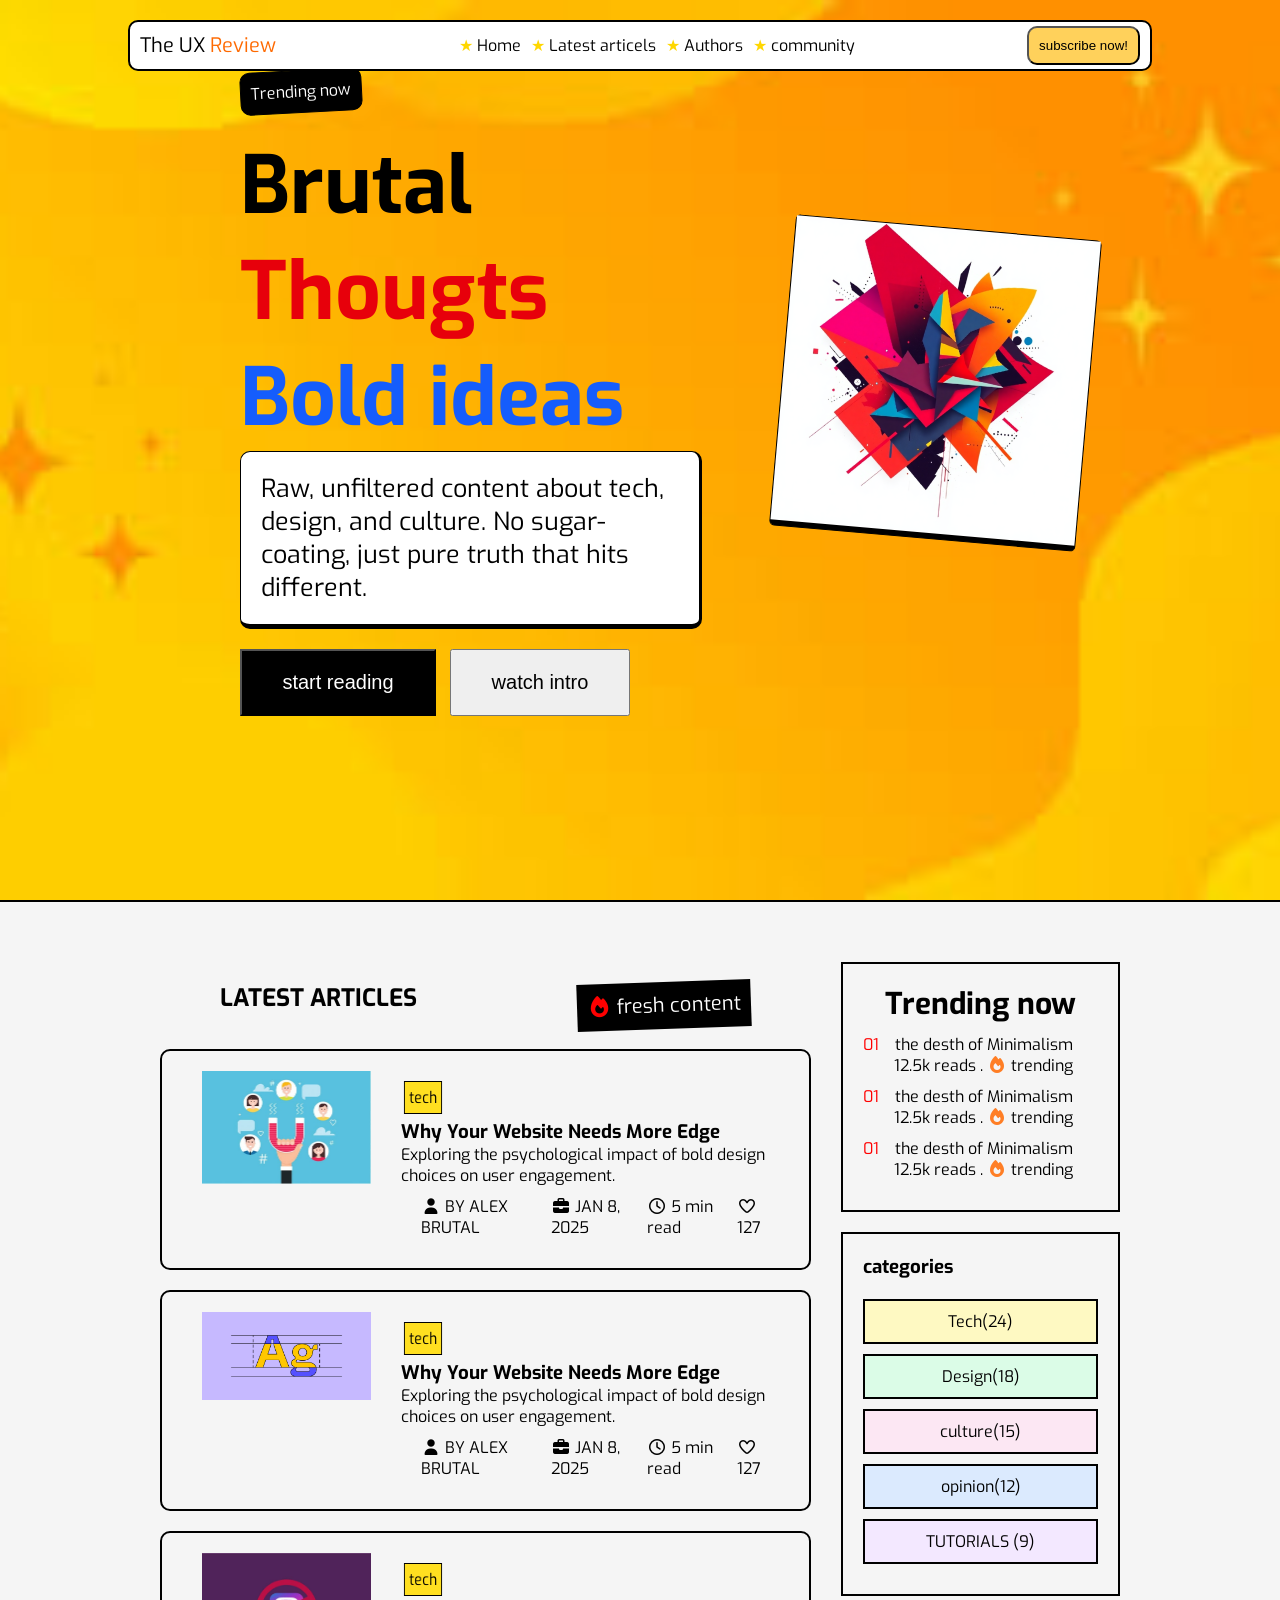
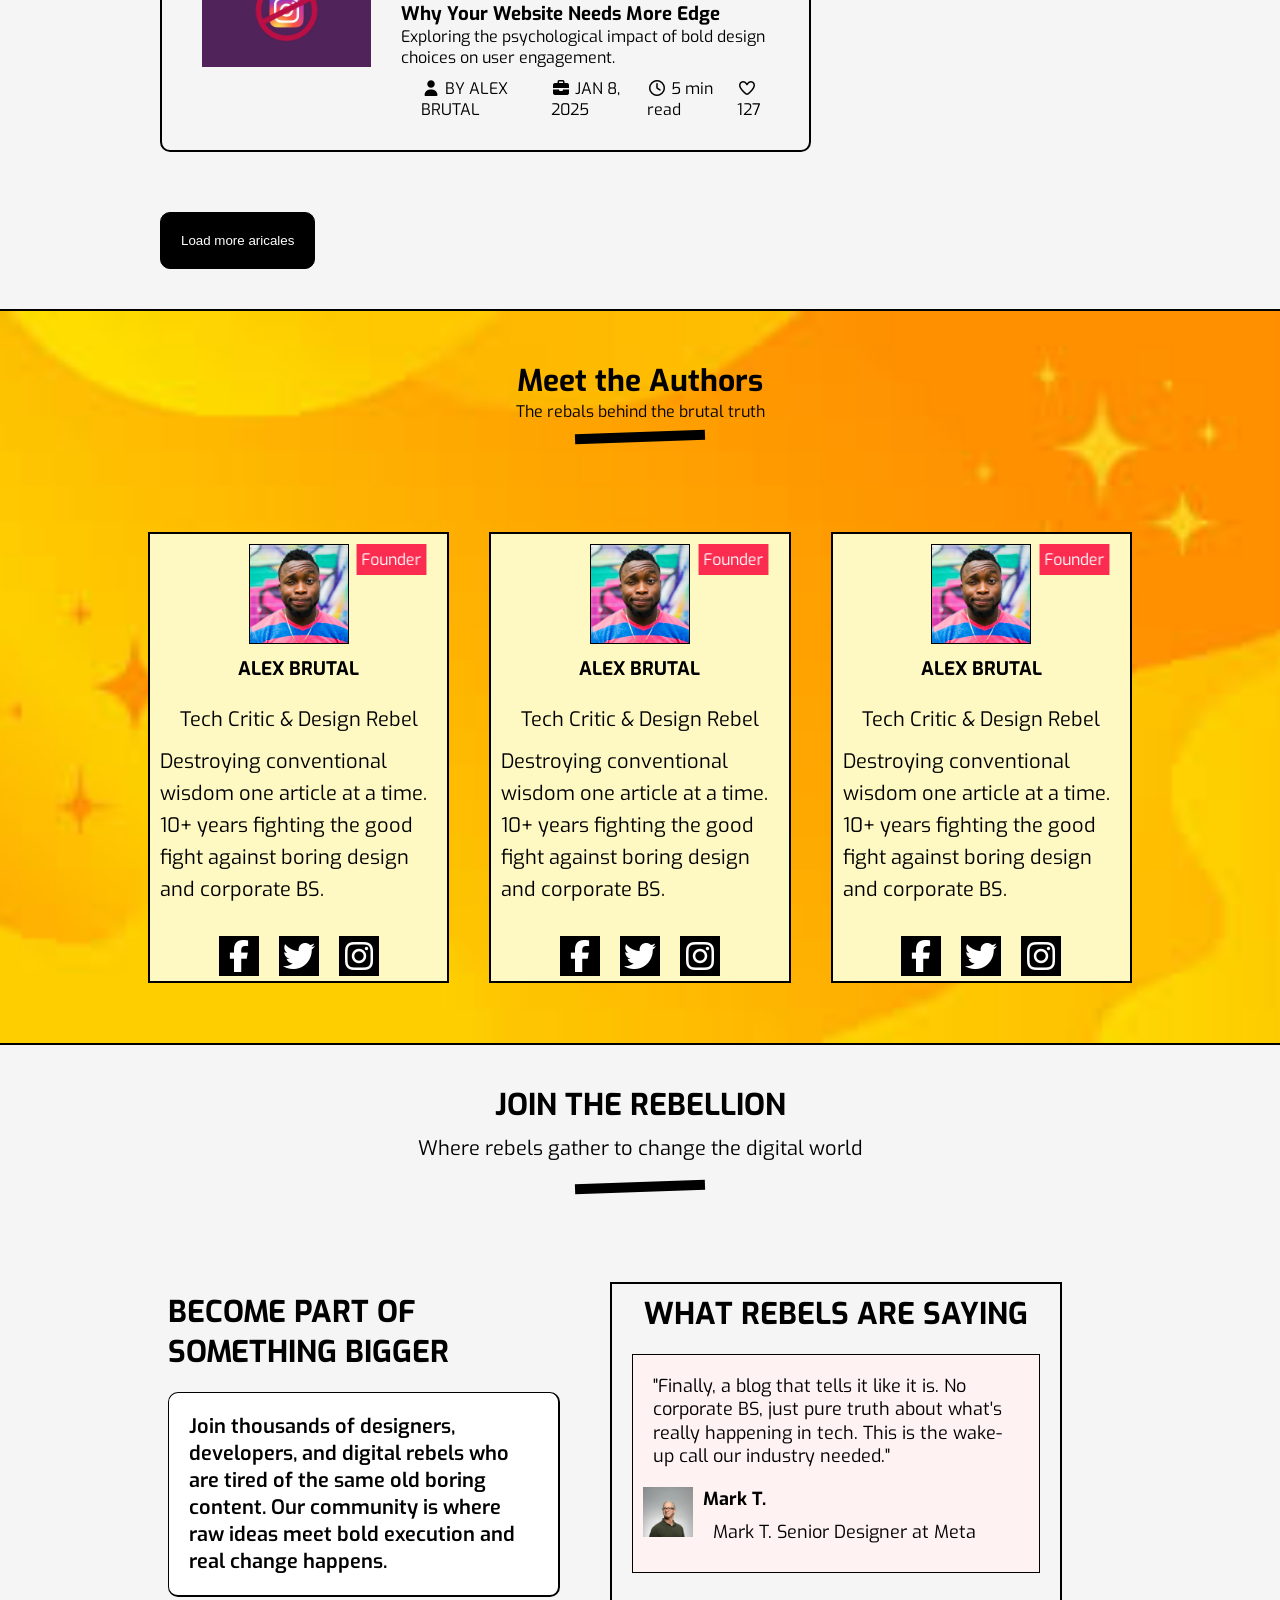
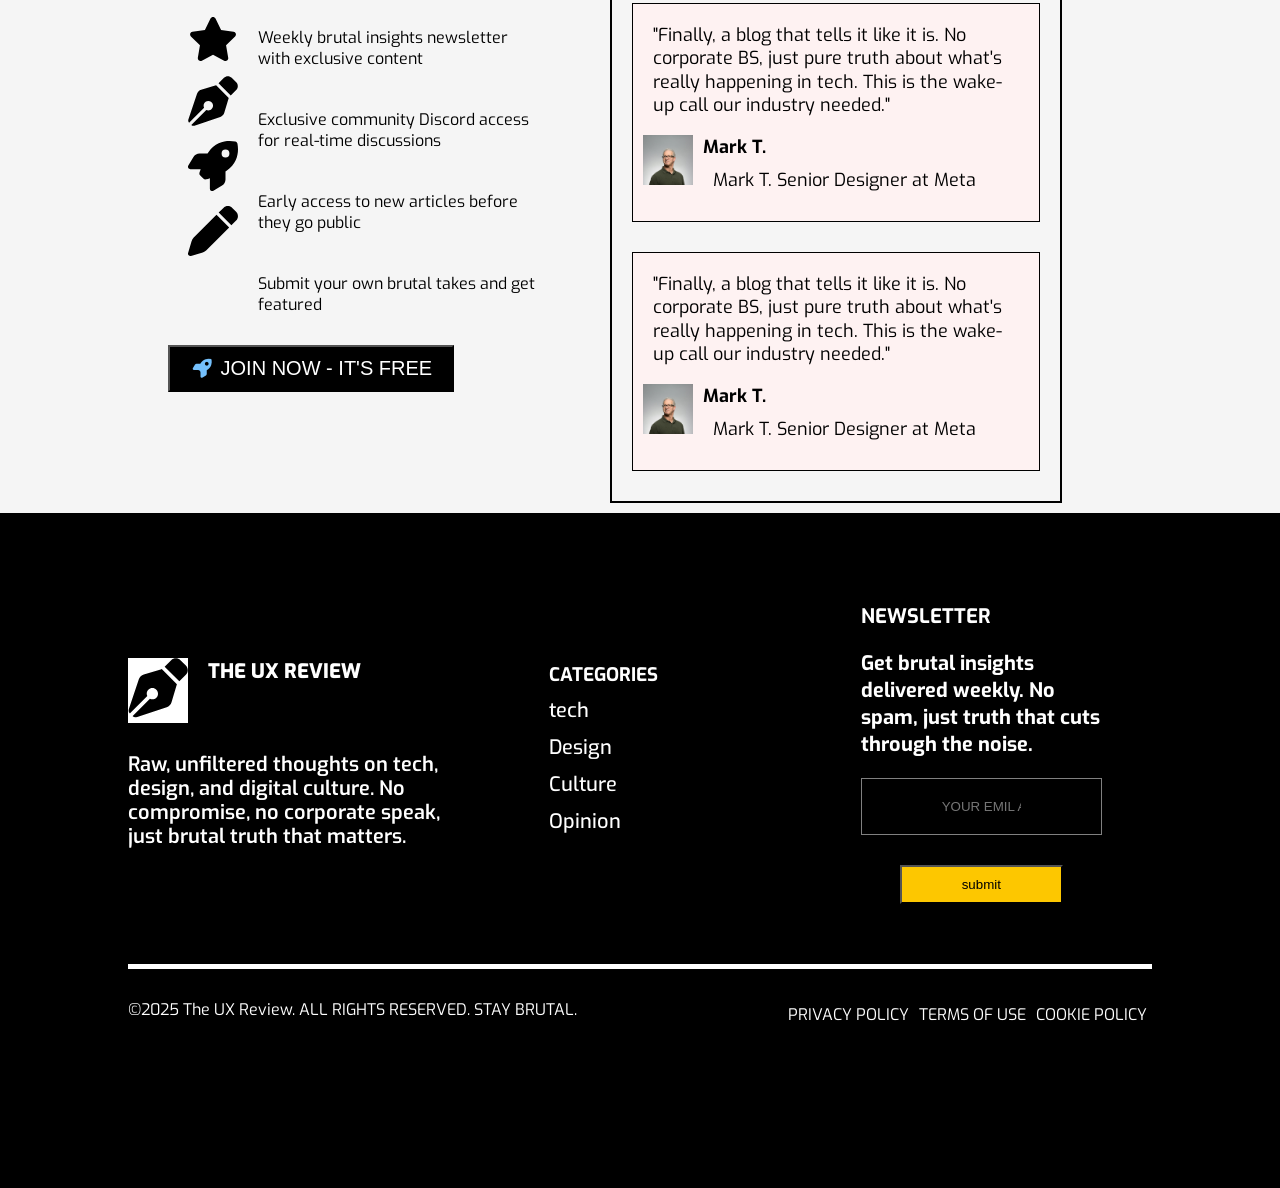
<file: index.html>
<!DOCTYPE html>
<html lang="en">

<head>
    <meta charset="UTF-8">
    <meta name="viewport" content="width=device-width, initial-scale=1.0">
    <title>the ux review</title>
    <link rel="stylesheet" href="./css/all.min.css">
    <link rel="stylesheet" href="./css/style.css">
   
   
    <link rel="preconnect" href="https://fonts.googleapis.com">
    <link rel="preconnect" href="https://fonts.gstatic.com" crossorigin>
    <link href="https://fonts.googleapis.com/css2?family=Exo:ital,wght@0,100..900;1,100..900&display=swap"
        rel="stylesheet">
</head>

<body>

    <div class="container">
        <div class="nav-bar">

            <div class="nav-bar-content">
                <div class="nav-bar-heading">The UX
                    <span class="rev-nav">Review</span>
                </div>
                <div class="links">
                    <ul>
                        <li>Home</li>
                        <li>Latest articels</li>
                        <li>Authors</li>
                        <li>community</li>
                    </ul>
                </div>
                <div>
                    <button>subscribe now!</button>
                </div>
            </div>








        </div>
    </div>

    <div class="start-section" id="start">
        <div class="container flex-start">
            <div class="start-content">
                <div class="inner">
                    <div class="trending">
                        <span>Trending now</span>
                    </div>
                    <h2> <span class="h2-1">Brutal</span><br><span class="h2-2"> Thougts</span> <br><span
                            class="h2-3">Bold ideas</span> </h2>
                    <div class="start-talk">
                        <p>Raw, unfiltered content about tech, design, and culture. No sugar-coating, just pure truth
                            that hits different.</p>
                    </div>
                    <button class="bl-but">start reading</button>
                    <button>watch intro</button>


                </div>
            </div>
            <div class="start-section-img">
                <div class="inner">
                    <div class="start-img">
                        <img src="./images/imgi_1_e7c75b833c-f09fa794a4e1fbd04b1e.png" alt="flower">
                    </div>
                </div>

            </div>
        </div>
    </div>

    <div class="articles" id="art">
        <div class="container">

            <div class="content">





                <!-- LEFT SIDE -->
                <div class="left">
                    <div class="article-heading">
                        <h2>LATEST ARTICLES</h2>
                        <div class="fresh-content">
                            <i class="fa-solid fa-fire" style="color:red"></i>
                            <span>fresh content</span>
                        </div>
                    </div>

                    <div class="inner">
                        <div class="article">
                            <div class="art-img">
                                <img src="./images/imgi_2_user-engagement-2-DFdiyblT.jpg">
                            </div>

                            <div class="art-content">

                                <div class="tech">
                                    <span>tech</span>
                                </div>

                                <h3>Why Your Website Needs More Edge</h3>

                                <p>
                                    Exploring the psychological impact of bold design choices
                                    on user engagement.
                                </p>

                                <div class="icons">

                                    <div class="icon-first">
                                        <i class="fa-solid fa-user"></i>
                                        <span>BY ALEX BRUTAL</span>
                                    </div>

                                    <div class="icon-first">
                                        <i class="fa-solid fa-briefcase"></i>
                                        <span>JAN 8, 2025</span>
                                    </div>

                                    <div class="icon-first">
                                        <i class="fa-regular fa-clock"></i>
                                        <span>5 min read</span>
                                    </div>

                                    <div class="icon-first">
                                        <i class="fa-regular fa-heart"></i>
                                        <span>127</span>
                                    </div>

                                </div>

                            </div>

                        </div>
                        <div class="article">

                            <div class="art-img">
                                <img src="./images/imgi_3_guide-to-typography-CNuK3VDW.avif">
                            </div>

                            <div class="art-content">

                                <div class="tech">
                                    <span>tech</span>
                                </div>

                                <h3>Why Your Website Needs More Edge</h3>

                                <p>
                                    Exploring the psychological impact of bold design choices
                                    on user engagement.
                                </p>

                                <div class="icons">

                                    <div class="icon-first">
                                        <i class="fa-solid fa-user"></i>
                                        <span>BY ALEX BRUTAL</span>
                                    </div>

                                    <div class="icon-first">
                                        <i class="fa-solid fa-briefcase"></i>
                                        <span>JAN 8, 2025</span>
                                    </div>

                                    <div class="icon-first">
                                        <i class="fa-regular fa-clock"></i>
                                        <span>5 min read</span>
                                    </div>

                                    <div class="icon-first">
                                        <i class="fa-regular fa-heart"></i>
                                        <span>127</span>
                                    </div>

                                </div>

                            </div>

                        </div>
                        <div class="article">

                            <div class="art-img">
                                <img src="./images/imgi_4_anti-instagram-Bn9b8TEi.jpg">
                            </div>

                            <div class="art-content">

                                <div class="tech">
                                    <span>tech</span>
                                </div>

                                <h3>Why Your Website Needs More Edge</h3>

                                <p>
                                    Exploring the psychological impact of bold design choices
                                    on user engagement.
                                </p>

                                <div class="icons">

                                    <div class="icon-first">
                                        <i class="fa-solid fa-user"></i>
                                        <span>BY ALEX BRUTAL</span>
                                    </div>

                                    <div class="icon-first">
                                        <i class="fa-solid fa-briefcase"></i>
                                        <span>JAN 8, 2025</span>
                                    </div>

                                    <div class="icon-first">
                                        <i class="fa-regular fa-clock"></i>
                                        <span>5 min read</span>
                                    </div>

                                    <div class="icon-first">
                                        <i class="fa-regular fa-heart"></i>
                                        <span>127</span>
                                    </div>

                                </div>

                            </div>
                        </div>

                        <button class="load-more">Load more aricales</button>


                    </div>

                </div>



                <div class="right">
                    <div class="trending-side">
                        <h3>Trending now</h3>
                        <div class="trend-state">
                            <div class="trend-number">
                                01
                            </div>
                            <div class="trend-status">
                                <p>the desth of Minimalism</p>
                                <span>12.5k reads .</span>
                                <span><i class="fa-solid fa-fire" style="color: #FF7E25;"></i></span>
                                <span>trending</span>
                            </div>

                        </div>
                        <div class="trend-state">
                            <div class="trend-number">
                                01
                            </div>
                            <div class="trend-status">
                                <p>the desth of Minimalism</p>
                                <span>12.5k reads .</span>
                                <span><i class="fa-solid fa-fire" style="color: #FF7E25;"></i></span>
                                <span>trending</span>
                            </div>

                        </div>
                        <div class="trend-state">
                            <div class="trend-number">
                                01
                            </div>
                            <div class="trend-status">
                                <p>the desth of Minimalism</p>
                                <span>12.5k reads .</span>
                                <span><i class="fa-solid fa-fire" style="color: #FF7E25;"></i></span>
                                <span>trending</span>
                            </div>

                        </div>

                    </div>

                    <div class="categories">
                        <h3>categories</h3>
                        <div class="cat first">
                            <span>Tech(24)</span>
                        </div>
                        <div class="cat second">
                            <span>Design(18)</span>
                        </div>
                        <div class="cat third">
                            <span>culture(15)</span>
                        </div>
                        <div class="cat fourth">
                            <span>opinion(12)</span>
                        </div>
                        <div class="cat fifith">
                            <span>TUTORIALS (9)</span>
                        </div>
                    </div>









                </div>
            </div>
        </div>
    </div>

    <div class="Authors">
        <div class="author-heading container">
            <h2>Meet the Authors</h2>
            <p>The rebals behind the brutal truth</p>
            <div class="line"></div>
        </div>
            <div class="container flex-author">
                   <div class="Author">
                <div class="inner-test">

                    <div class="author-img">
                        <img src="./images/avatar-1.jpg" alt="first-person">
                    </div>
                    <div class="pos">
                        <p>Founder</p>
                    </div>

                    <div class="auth-content">
                        <h3>ALEX BRUTAL</h3>
                        <p class="sub-header">Tech Critic & Design Rebel</p>
                        <p>Destroying conventional wisdom one article at a time. 10+ years fighting the good fight against boring design and corporate BS.</p>

                    </div>

                    <div class="social">
                        <div class="face">
                            <img src="./images/facebook-f-brands-solid-full.png" alt="face">
                        </div>
                        <div class="twitter">
                            <img src="./images/twitter-brands-solid-full.png" alt="twitter">
                        </div>
                        <div class="insta">
                            <img src="./images/instagram-brands-solid-full.png" alt="insta">
                        </div>
                    </div>



                </div>
            </div>

              <div class="Author">
                <div class="inner-test">

                    <div class="author-img">
                        <img src="./images/avatar-1.jpg" alt="first-person">
                    </div>
                    <div class="pos">
                        <p>Founder</p>
                    </div>

                    <div class="auth-content">
                        <h3>ALEX BRUTAL</h3>
                        <p class="sub-header">Tech Critic & Design Rebel</p>
                        <p>Destroying conventional wisdom one article at a time. 10+ years fighting the good fight against boring design and corporate BS.</p>

                    </div>

                    <div class="social">
                        <div class="face">
                            <img src="./images/facebook-f-brands-solid-full.png" alt="face">
                        </div>
                        <div class="twitter">
                            <img src="./images/twitter-brands-solid-full.png" alt="twitter">
                        </div>
                        <div class="insta">
                            <img src="./images/instagram-brands-solid-full.png" alt="insta">
                        </div>
                    </div>



                </div>
            </div>
              <div class="Author">
                <div class="inner-test">

                    <div class="author-img">
                        <img src="./images/avatar-1.jpg" alt="first-person">
                    </div>
                    <div class="pos">
                        <p>Founder</p>
                    </div>

                    <div class="auth-content">
                        <h3>ALEX BRUTAL</h3>
                        <p class="sub-header">Tech Critic & Design Rebel</p>
                        <p>Destroying conventional wisdom one article at a time. 10+ years fighting the good fight against boring design and corporate BS.</p>

                    </div>

                    <div class="social">
                        <div class="face">
                            <img src="./images/facebook-f-brands-solid-full.png" alt="face">
                        </div>
                        <div class="twitter">
                            <img src="./images/twitter-brands-solid-full.png" alt="twitter">
                        </div>
                        <div class="insta">
                            <img src="./images/instagram-brands-solid-full.png" alt="insta">
                        </div>
                    </div>



                </div>
            </div>


            </div>
            
         



        </div>
    

        <div class="marketing">
        <div class="marketing-heading container">
            <h2>JOIN THE REBELLION</h2>
            <p>Where rebels gather to change the digital world</p>
            <div class="line"></div>
        </div>    
        <div class="container">
            <div class="market-content">

                <div class="market-left">
                    <div class="market-inner">
                        <h3>BECOME PART OF SOMETHING BIGGER</h3>
                    <p>Join thousands of designers, developers, and digital rebels who are tired of the same old boring content. Our community is where raw ideas meet bold execution and real change happens.</p>
                    <div class="to-flex-div">
                             <div class="imgs">
                        <div class="img-one">
                            <img src="./images/download (1).svg" alt="1mg">
                        </div>
                        <div class="img-one">
                            <img src="./images/download (2).svg" alt="1mg">
                        </div>
                         <div class="img-one">
                            <img src="./images/download (3).svg" alt="1mg">
                        </div>
                        <div class="img-one">
                            <img src="./images/download (4).svg" alt="1mg">
                        </div>
                        
                    </div>
                    <div class="img-content">
                        <p>Weekly brutal insights newsletter with exclusive content</p>
                        <p class="p-justify">Exclusive community Discord access for real-time discussions</p>
                        <p class="p-justify">Early access to new articles before they go public</p>
                        <p class="p-justify">Submit your own brutal takes and get featured</p>
                    </div>
                    </div>
                    <div class="forbutton">
                         <button><i class="fa-solid fa-rocket" style="color: rgb(116, 192, 252);"></i>
                    <span>JOIN NOW - IT'S FREE</span>
                    </button>
                    </div>
                   
                    

                    </div>
                    
                </div>


                <div class="market-right">
                    <div class="market-inner for-border">

                        <div class="right-side-heading">
                            <h3>WHAT REBELS ARE SAYING</h3>
                        </div>

                        <div class="testimional">
                            <p>"Finally, a blog that tells it like it is. No corporate BS, just pure truth about what's really happening in tech. This is the wake-up call our industry needed."</p>
                            <div class="person-info">
                                <div class="man-img">
                                    <img src="./images/avatar-2.jpg" alt="person">
                                </div>
                                <div class="person-content">
                                    <h3>Mark T.</h3>
                                    <p>Mark T.
Senior Designer at Meta</p>
                                </div>
                            </div>
                        </div>
                         <div class="testimional">
                            <p>"Finally, a blog that tells it like it is. No corporate BS, just pure truth about what's really happening in tech. This is the wake-up call our industry needed."</p>
                            <div class="person-info">
                                <div class="man-img">
                                    <img src="./images/avatar-2.jpg" alt="person">
                                </div>
                                <div class="person-content">
                                    <h3>Mark T.</h3>
                                    <p>Mark T.
Senior Designer at Meta</p>
                                </div>
                            </div>
                        </div>

                         <div class="testimional">
                            <p>"Finally, a blog that tells it like it is. No corporate BS, just pure truth about what's really happening in tech. This is the wake-up call our industry needed."</p>
                            <div class="person-info">
                                <div class="man-img">
                                    <img src="./images/avatar-2.jpg" alt="person">
                                </div>
                                <div class="person-content">
                                    <h3>Mark T.</h3>
                                    <p>Mark T.
Senior Designer at Meta</p>
                                </div>
                            </div>
                        </div>





                    </div>
                </div>



            </div>
        </div>   
        </div>
  

<div class="footer">
<div class="container">

    <div class="footer-content">

    <div class="first-side">
             <div class="footer-inner">
                   <div class="control-top-side">
                     <div class="img-footer">
                    <img src="./images/download (2).svg" alt="pen">
                </div>
                <h3>THE UX REVIEW</h3>
                </div>
                <p>Raw, unfiltered thoughts on tech, design, and digital culture. No compromise, no corporate speak, just brutal truth that matters.</p>
               
             </div>
                
            </div>
            <div class="second-side">
                <div class="footer-inner">
                    <h3>CATEGORIES</h3>
                <ul>
                    <li><a href="">tech</a></li>
                     <li><a href="">Design</a></li>
                      <li><a href="">Culture</a></li>
                       <li><a href="">Opinion</a></li>
                       <li><a href="TutoRials"></a></li>
                </ul>
                    
                </div>
                
            </div>


<div class="third-side">
    <div class="footer-inner">

   <h3>NEWSLETTER</h3>
    <p>Get brutal insights delivered weekly. No spam, just truth that cuts through the noise.
</p>
<form method="get">
    <input type="email" name="email" placeholder="YOUR EMIL ADDRESS">
    <div class="submit-boutton">
        <button>submit</button>
    </div>
</form>




    </div>
 
</div>

















    </div>
    <div class="last-side">
        <div class="last-content">
            <p>&copy2025 The UX Review. ALL RIGHTS RESERVED. STAY BRUTAL.</p>
        </div>
        <div class="last-links">
            <ul>
                <li>PRIVACY POLICY</li>
                <li>TERMS OF USE</li>
                <li>COOKIE POLICY</li>
            </ul>
        </div>
    </div>







</div>


</div>
   















    








</body>

</html>
</file>
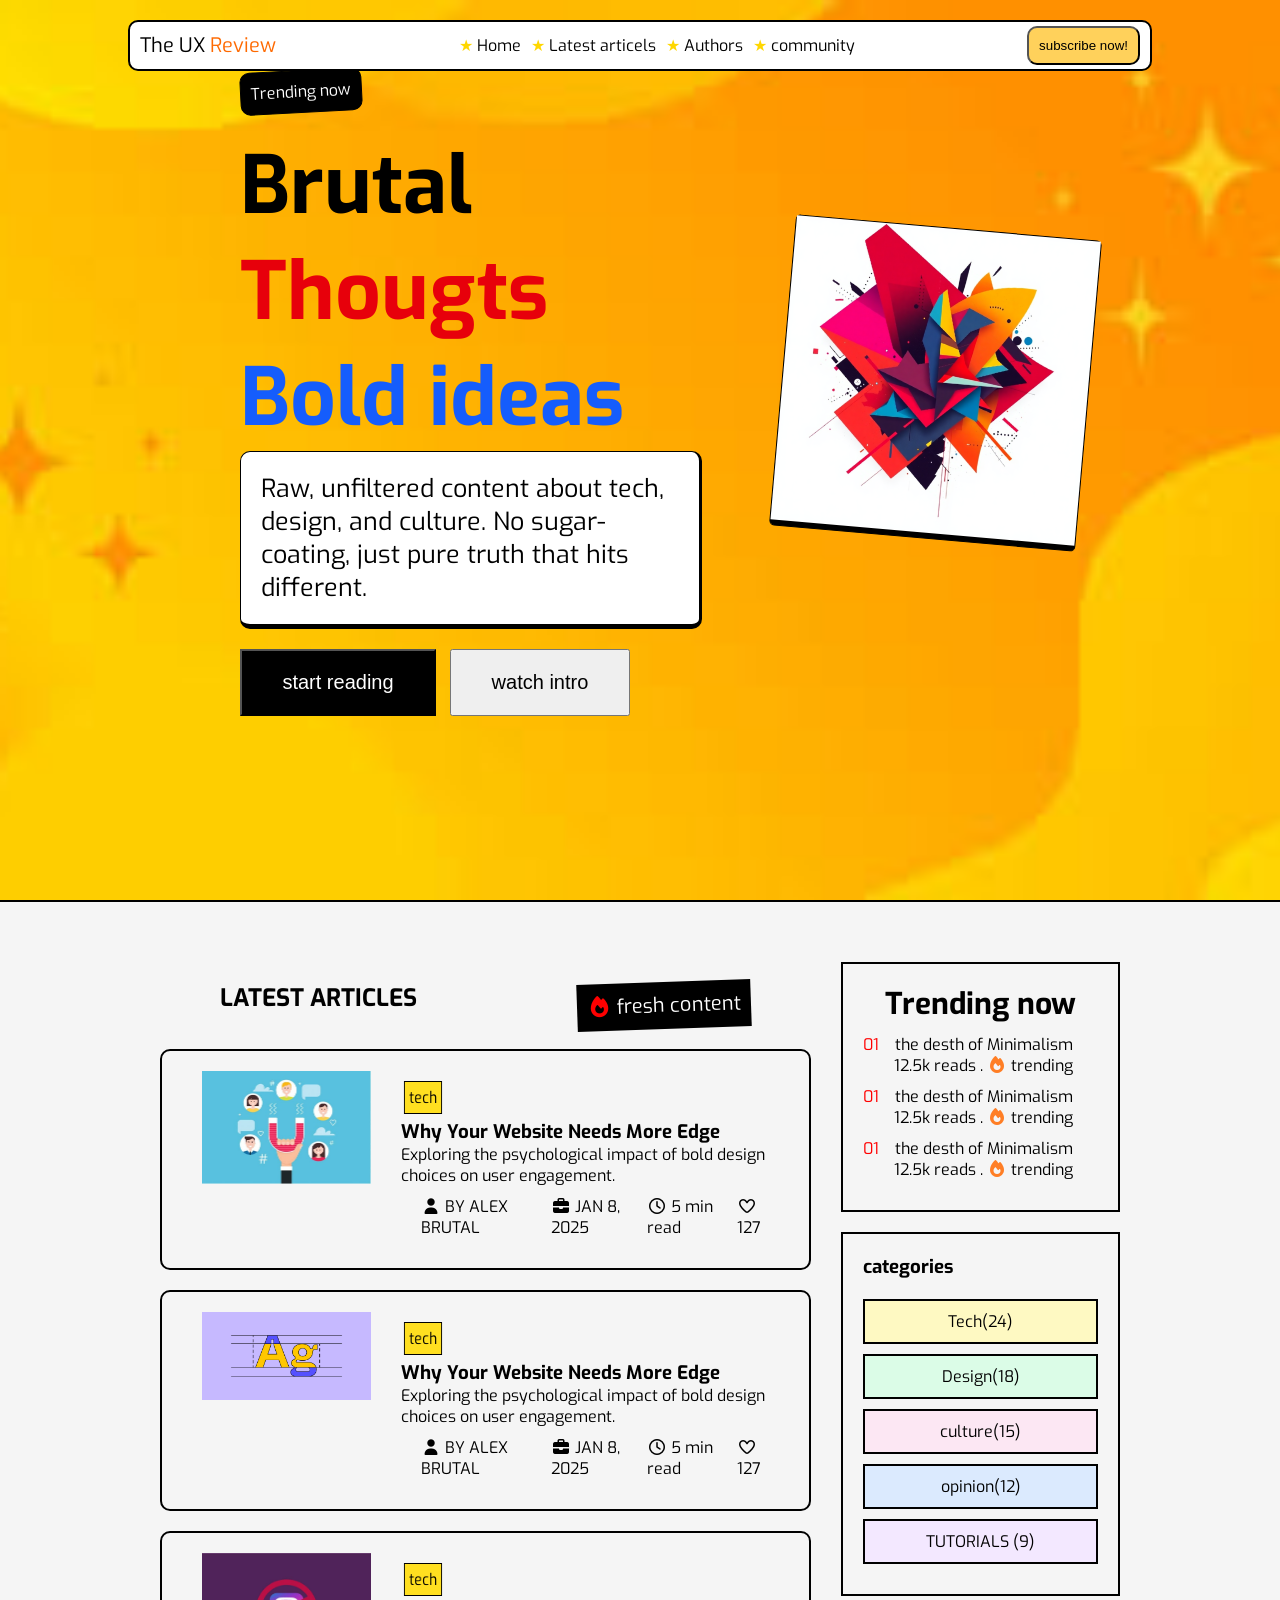
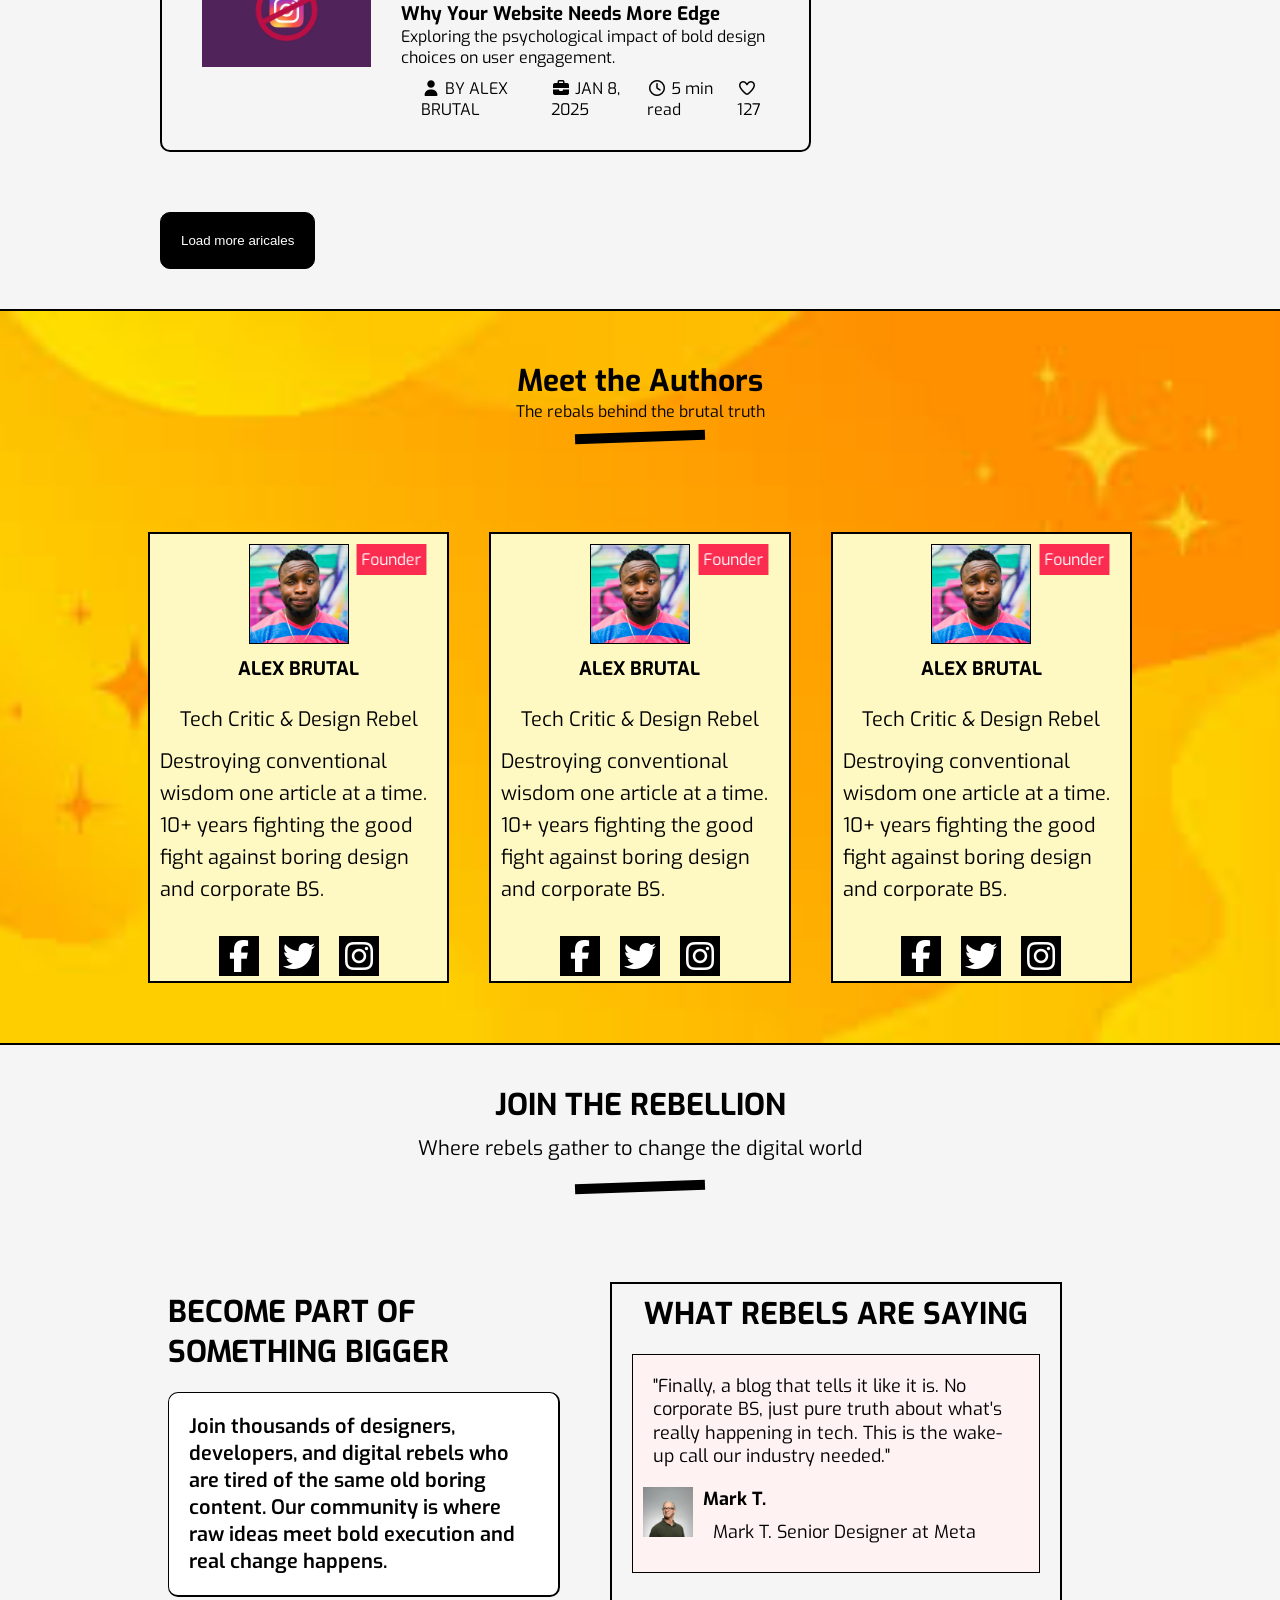
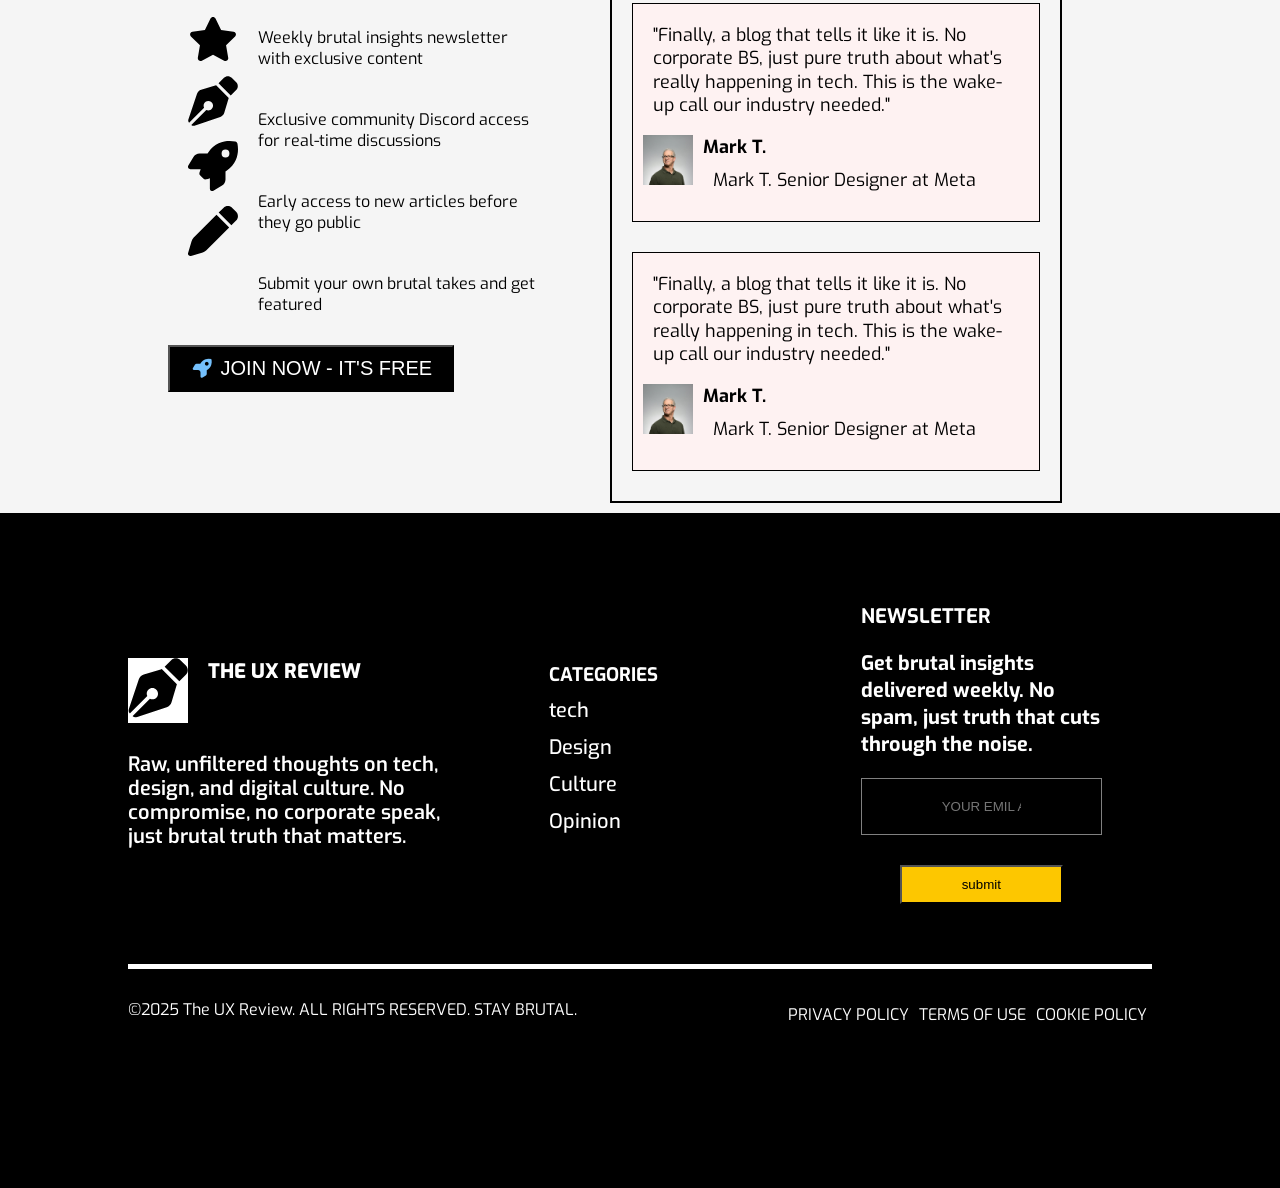
<file: html/index.html>
<!DOCTYPE html>
<html lang="en">

<head>
    <meta charset="UTF-8">
    <meta name="viewport" content="width=device-width, initial-scale=1.0">
    <title>the ux review</title>
    <link rel="stylesheet" href="../css/all.min.css">
    <link rel="stylesheet" href="../css/style.css">
   
   
    <link rel="preconnect" href="https://fonts.googleapis.com">
    <link rel="preconnect" href="https://fonts.gstatic.com" crossorigin>
    <link href="https://fonts.googleapis.com/css2?family=Exo:ital,wght@0,100..900;1,100..900&display=swap"
        rel="stylesheet">
</head>

<body>

    <div class="container">
        <div class="nav-bar">

            <div class="nav-bar-content">
                <div class="nav-bar-heading">The UX
                    <span class="rev-nav">Review</span>
                </div>
                <div class="links">
                    <ul>
                        <li>Home</li>
                        <li>Latest articels</li>
                        <li>Authors</li>
                        <li>community</li>
                    </ul>
                </div>
                <div>
                    <button>subscribe now!</button>
                </div>
            </div>








        </div>
    </div>

    <div class="start-section" id="start">
        <div class="container flex-start">
            <div class="start-content">
                <div class="inner">
                    <div class="trending">
                        <span>Trending now</span>
                    </div>
                    <h2> <span class="h2-1">Brutal</span><br><span class="h2-2"> Thougts</span> <br><span
                            class="h2-3">Bold ideas</span> </h2>
                    <div class="start-talk">
                        <p>Raw, unfiltered content about tech, design, and culture. No sugar-coating, just pure truth
                            that hits different.</p>
                    </div>
                    <button class="bl-but">start reading</button>
                    <button>watch intro</button>


                </div>
            </div>
            <div class="start-section-img">
                <div class="inner">
                    <div class="start-img">
                        <img src="../images/imgi_1_e7c75b833c-f09fa794a4e1fbd04b1e.png" alt="flower">
                    </div>
                </div>

            </div>
        </div>
    </div>

    <div class="articles" id="art">
        <div class="container">

            <div class="content">





                <!-- LEFT SIDE -->
                <div class="left">
                    <div class="article-heading">
                        <h2>LATEST ARTICLES</h2>
                        <div class="fresh-content">
                            <i class="fa-solid fa-fire" style="color:red"></i>
                            <span>fresh content</span>
                        </div>
                    </div>

                    <div class="inner">
                        <div class="article">
                            <div class="art-img">
                                <img src="../images/imgi_2_user-engagement-2-DFdiyblT.jpg">
                            </div>

                            <div class="art-content">

                                <div class="tech">
                                    <span>tech</span>
                                </div>

                                <h3>Why Your Website Needs More Edge</h3>

                                <p>
                                    Exploring the psychological impact of bold design choices
                                    on user engagement.
                                </p>

                                <div class="icons">

                                    <div class="icon-first">
                                        <i class="fa-solid fa-user"></i>
                                        <span>BY ALEX BRUTAL</span>
                                    </div>

                                    <div class="icon-first">
                                        <i class="fa-solid fa-briefcase"></i>
                                        <span>JAN 8, 2025</span>
                                    </div>

                                    <div class="icon-first">
                                        <i class="fa-regular fa-clock"></i>
                                        <span>5 min read</span>
                                    </div>

                                    <div class="icon-first">
                                        <i class="fa-regular fa-heart"></i>
                                        <span>127</span>
                                    </div>

                                </div>

                            </div>

                        </div>
                        <div class="article">

                            <div class="art-img">
                                <img src="../images/imgi_3_guide-to-typography-CNuK3VDW.avif">
                            </div>

                            <div class="art-content">

                                <div class="tech">
                                    <span>tech</span>
                                </div>

                                <h3>Why Your Website Needs More Edge</h3>

                                <p>
                                    Exploring the psychological impact of bold design choices
                                    on user engagement.
                                </p>

                                <div class="icons">

                                    <div class="icon-first">
                                        <i class="fa-solid fa-user"></i>
                                        <span>BY ALEX BRUTAL</span>
                                    </div>

                                    <div class="icon-first">
                                        <i class="fa-solid fa-briefcase"></i>
                                        <span>JAN 8, 2025</span>
                                    </div>

                                    <div class="icon-first">
                                        <i class="fa-regular fa-clock"></i>
                                        <span>5 min read</span>
                                    </div>

                                    <div class="icon-first">
                                        <i class="fa-regular fa-heart"></i>
                                        <span>127</span>
                                    </div>

                                </div>

                            </div>

                        </div>
                        <div class="article">

                            <div class="art-img">
                                <img src="../images/imgi_4_anti-instagram-Bn9b8TEi.jpg">
                            </div>

                            <div class="art-content">

                                <div class="tech">
                                    <span>tech</span>
                                </div>

                                <h3>Why Your Website Needs More Edge</h3>

                                <p>
                                    Exploring the psychological impact of bold design choices
                                    on user engagement.
                                </p>

                                <div class="icons">

                                    <div class="icon-first">
                                        <i class="fa-solid fa-user"></i>
                                        <span>BY ALEX BRUTAL</span>
                                    </div>

                                    <div class="icon-first">
                                        <i class="fa-solid fa-briefcase"></i>
                                        <span>JAN 8, 2025</span>
                                    </div>

                                    <div class="icon-first">
                                        <i class="fa-regular fa-clock"></i>
                                        <span>5 min read</span>
                                    </div>

                                    <div class="icon-first">
                                        <i class="fa-regular fa-heart"></i>
                                        <span>127</span>
                                    </div>

                                </div>

                            </div>
                        </div>

                        <button class="load-more">Load more aricales</button>


                    </div>

                </div>



                <div class="right">
                    <div class="trending-side">
                        <h3>Trending now</h3>
                        <div class="trend-state">
                            <div class="trend-number">
                                01
                            </div>
                            <div class="trend-status">
                                <p>the desth of Minimalism</p>
                                <span>12.5k reads .</span>
                                <span><i class="fa-solid fa-fire" style="color: #FF7E25;"></i></span>
                                <span>trending</span>
                            </div>

                        </div>
                        <div class="trend-state">
                            <div class="trend-number">
                                01
                            </div>
                            <div class="trend-status">
                                <p>the desth of Minimalism</p>
                                <span>12.5k reads .</span>
                                <span><i class="fa-solid fa-fire" style="color: #FF7E25;"></i></span>
                                <span>trending</span>
                            </div>

                        </div>
                        <div class="trend-state">
                            <div class="trend-number">
                                01
                            </div>
                            <div class="trend-status">
                                <p>the desth of Minimalism</p>
                                <span>12.5k reads .</span>
                                <span><i class="fa-solid fa-fire" style="color: #FF7E25;"></i></span>
                                <span>trending</span>
                            </div>

                        </div>

                    </div>

                    <div class="categories">
                        <h3>categories</h3>
                        <div class="cat first">
                            <span>Tech(24)</span>
                        </div>
                        <div class="cat second">
                            <span>Design(18)</span>
                        </div>
                        <div class="cat third">
                            <span>culture(15)</span>
                        </div>
                        <div class="cat fourth">
                            <span>opinion(12)</span>
                        </div>
                        <div class="cat fifith">
                            <span>TUTORIALS (9)</span>
                        </div>
                    </div>









                </div>
            </div>
        </div>
    </div>

    <div class="Authors">
        <div class="author-heading container">
            <h2>Meet the Authors</h2>
            <p>The rebals behind the brutal truth</p>
            <div class="line"></div>
        </div>
            <div class="container flex-author">
                   <div class="Author">
                <div class="inner-test">

                    <div class="author-img">
                        <img src="../images/avatar-1.jpg" alt="first-person">
                    </div>
                    <div class="pos">
                        <p>Founder</p>
                    </div>

                    <div class="auth-content">
                        <h3>ALEX BRUTAL</h3>
                        <p class="sub-header">Tech Critic & Design Rebel</p>
                        <p>Destroying conventional wisdom one article at a time. 10+ years fighting the good fight against boring design and corporate BS.</p>

                    </div>

                    <div class="social">
                        <div class="face">
                            <img src="../images/facebook-f-brands-solid-full.png" alt="face">
                        </div>
                        <div class="twitter">
                            <img src="../images/twitter-brands-solid-full.png" alt="twitter">
                        </div>
                        <div class="insta">
                            <img src="../images/instagram-brands-solid-full.png" alt="insta">
                        </div>
                    </div>



                </div>
            </div>

              <div class="Author">
                <div class="inner-test">

                    <div class="author-img">
                        <img src="../images/avatar-1.jpg" alt="first-person">
                    </div>
                    <div class="pos">
                        <p>Founder</p>
                    </div>

                    <div class="auth-content">
                        <h3>ALEX BRUTAL</h3>
                        <p class="sub-header">Tech Critic & Design Rebel</p>
                        <p>Destroying conventional wisdom one article at a time. 10+ years fighting the good fight against boring design and corporate BS.</p>

                    </div>

                    <div class="social">
                        <div class="face">
                            <img src="../images/facebook-f-brands-solid-full.png" alt="face">
                        </div>
                        <div class="twitter">
                            <img src="../images/twitter-brands-solid-full.png" alt="twitter">
                        </div>
                        <div class="insta">
                            <img src="../images/instagram-brands-solid-full.png" alt="insta">
                        </div>
                    </div>



                </div>
            </div>
              <div class="Author">
                <div class="inner-test">

                    <div class="author-img">
                        <img src="../images/avatar-1.jpg" alt="first-person">
                    </div>
                    <div class="pos">
                        <p>Founder</p>
                    </div>

                    <div class="auth-content">
                        <h3>ALEX BRUTAL</h3>
                        <p class="sub-header">Tech Critic & Design Rebel</p>
                        <p>Destroying conventional wisdom one article at a time. 10+ years fighting the good fight against boring design and corporate BS.</p>

                    </div>

                    <div class="social">
                        <div class="face">
                            <img src="../images/facebook-f-brands-solid-full.png" alt="face">
                        </div>
                        <div class="twitter">
                            <img src="../images/twitter-brands-solid-full.png" alt="twitter">
                        </div>
                        <div class="insta">
                            <img src="../images/instagram-brands-solid-full.png" alt="insta">
                        </div>
                    </div>



                </div>
            </div>


            </div>
            
         



        </div>
    

        <div class="marketing">
        <div class="marketing-heading container">
            <h2>JOIN THE REBELLION</h2>
            <p>Where rebels gather to change the digital world</p>
            <div class="line"></div>
        </div>    
        <div class="container">
            <div class="market-content">

                <div class="market-left">
                    <div class="market-inner">
                        <h3>BECOME PART OF SOMETHING BIGGER</h3>
                    <p>Join thousands of designers, developers, and digital rebels who are tired of the same old boring content. Our community is where raw ideas meet bold execution and real change happens.</p>
                    <div class="to-flex-div">
                             <div class="imgs">
                        <div class="img-one">
                            <img src="../images/download (1).svg" alt="1mg">
                        </div>
                        <div class="img-one">
                            <img src="../images/download (2).svg" alt="1mg">
                        </div>
                         <div class="img-one">
                            <img src="../images/download (3).svg" alt="1mg">
                        </div>
                        <div class="img-one">
                            <img src="../images/download (4).svg" alt="1mg">
                        </div>
                        
                    </div>
                    <div class="img-content">
                        <p>Weekly brutal insights newsletter with exclusive content</p>
                        <p class="p-justify">Exclusive community Discord access for real-time discussions</p>
                        <p class="p-justify">Early access to new articles before they go public</p>
                        <p class="p-justify">Submit your own brutal takes and get featured</p>
                    </div>
                    </div>
                    <div class="forbutton">
                         <button><i class="fa-solid fa-rocket" style="color: rgb(116, 192, 252);"></i>
                    <span>JOIN NOW - IT'S FREE</span>
                    </button>
                    </div>
                   
                    

                    </div>
                    
                </div>


                <div class="market-right">
                    <div class="market-inner for-border">

                        <div class="right-side-heading">
                            <h3>WHAT REBELS ARE SAYING</h3>
                        </div>

                        <div class="testimional">
                            <p>"Finally, a blog that tells it like it is. No corporate BS, just pure truth about what's really happening in tech. This is the wake-up call our industry needed."</p>
                            <div class="person-info">
                                <div class="man-img">
                                    <img src="../images/avatar-2.jpg" alt="person">
                                </div>
                                <div class="person-content">
                                    <h3>Mark T.</h3>
                                    <p>Mark T.
Senior Designer at Meta</p>
                                </div>
                            </div>
                        </div>
                         <div class="testimional">
                            <p>"Finally, a blog that tells it like it is. No corporate BS, just pure truth about what's really happening in tech. This is the wake-up call our industry needed."</p>
                            <div class="person-info">
                                <div class="man-img">
                                    <img src="../images/avatar-2.jpg" alt="person">
                                </div>
                                <div class="person-content">
                                    <h3>Mark T.</h3>
                                    <p>Mark T.
Senior Designer at Meta</p>
                                </div>
                            </div>
                        </div>

                         <div class="testimional">
                            <p>"Finally, a blog that tells it like it is. No corporate BS, just pure truth about what's really happening in tech. This is the wake-up call our industry needed."</p>
                            <div class="person-info">
                                <div class="man-img">
                                    <img src="../images/avatar-2.jpg" alt="person">
                                </div>
                                <div class="person-content">
                                    <h3>Mark T.</h3>
                                    <p>Mark T.
Senior Designer at Meta</p>
                                </div>
                            </div>
                        </div>





                    </div>
                </div>



            </div>
        </div>   
        </div>
  

<div class="footer">
<div class="container">

    <div class="footer-content">

    <div class="first-side">
             <div class="footer-inner">
                   <div class="control-top-side">
                     <div class="img-footer">
                    <img src="../images/download (2).svg" alt="pen">
                </div>
                <h3>THE UX REVIEW</h3>
                </div>
                <p>Raw, unfiltered thoughts on tech, design, and digital culture. No compromise, no corporate speak, just brutal truth that matters.</p>
               
             </div>
                
            </div>
            <div class="second-side">
                <div class="footer-inner">
                    <h3>CATEGORIES</h3>
                <ul>
                    <li><a href="">tech</a></li>
                     <li><a href="">Design</a></li>
                      <li><a href="">Culture</a></li>
                       <li><a href="">Opinion</a></li>
                       <li><a href="TutoRials"></a></li>
                </ul>
                    
                </div>
                
            </div>


<div class="third-side">
    <div class="footer-inner">

   <h3>NEWSLETTER</h3>
    <p>Get brutal insights delivered weekly. No spam, just truth that cuts through the noise.
</p>
<form method="get">
    <input type="email" name="email" placeholder="YOUR EMIL ADDRESS">
    <div class="submit-boutton">
        <button>submit</button>
    </div>
</form>




    </div>
 
</div>

















    </div>
    <div class="last-side">
        <div class="last-content">
            <p>&copy2025 The UX Review. ALL RIGHTS RESERVED. STAY BRUTAL.</p>
        </div>
        <div class="last-links">
            <ul>
                <li>PRIVACY POLICY</li>
                <li>TERMS OF USE</li>
                <li>COOKIE POLICY</li>
            </ul>
        </div>
    </div>







</div>


</div>
   















    








</body>

</html>
</file>
<file: css/style.css>
*{
    padding: 0;
    margin: 0;
    box-sizing: border-box;
}
.container{
    width: 80%;
    margin: 0 auto;
}

.nav-bar{
    position: fixed;
    top:20px;
    width:80%;
    left:50%;
    transform: translateX(-50%);
    background-color: white;
    border: 2px solid black;
    border-radius: 10px;
    z-index: 9999;
    
}

.nav-bar-content{
    display: flex;
    justify-content: space-between;
    align-items: center;
}
.links ul{
    display: flex;
 list-style: none;     
}

.links ul li{
   padding: 5px;
}
.nav-bar li::before{
    content: "★ ";
    color: gold;
}
.nav-bar-content button{
padding: 10px;
background-color: #FFD15B;
color: black;
margin-right: 10px;
border-radius: 10px;
font-weight: 200px;
}



.nav-bar-heading{
padding: 10px;
font-size: 20px;
font-weight: 300px;

}
.rev-nav{
    color: #FE6900;
}

















.start-section{
height: 100vh;


}
.start-content{
    width: 50%;
    padding-left: 50px;
    color: white;
    margin-top: 50px;
}
.trending{
    border: 1px solid black;
    border-radius: 10px;
    width: fit-content;
    padding: 10px;
    background-color: black;
    color: white;
    margin-bottom: 20px;
    transform: rotate(-3deg);
    margin-top: 20px;

}
.start-talk{
    
}
.start-section h2{
    font-size: 80px;
}
.h2-1{
    color: black;
    font-weight: 500px;

}
.h2-2{
color: #E7000B;
font-weight: 500px;
}
.h2-3{
    font-weight: 500px;
    color: #155DFC;
}
.start-section{
    overflow: auto;
    background-image: url(../images/download.jpg);
    background-position: center;
    background-size: cover;
      background-repeat: no-repeat;
    
}
.start-section-img{
    width: 30%;
    transform: rotate(5deg);
    margin-left: 80px;
    border: 1px black solid;
    border-radius: 5px;
    background-color: black;
    margin-top: 50px;
}
.start-img img{
    width: 100%;
    
}
.flex-start{
    display: flex;
    flex-wrap: wrap;
    flex-direction: row;
    justify-content: center;
    align-items: center;
}

body{
     font-family: "Exo", sans-serif;
}
.start-content .start-talk{
border:1px solid black;
font-size: 25px;
border-bottom: 5px solid black;
border-right: 3px solid black;
margin-bottom: 20px;
border-radius: 10px;
background-color: white;
color: black;

}
.start-talk p{
    padding: 20px;
}
.start-content button{
    padding-inline: 40px;
    padding-block: 20px;
    font-size: 20px;
}
.bl-but{
color: white;
    background-color: black;
    margin-right: 10px;
    border: ;
}



/* start article section*/

.articles{
    border-top:2px solid black ;
    padding: 40px;
    background-color: #F5F5F5;
}
.article-heading{
    display: flex;
    justify-content: space-around;
    gap: 40px;

}

.fresh-content{
    padding: 10px ;
    color: white;
    background-color: black;
    font-size: 20px;
    width: fit-content;
    margin-bottom: 10px;
    margin-bottom: 20px;
    align-self: flex-end;
    transform: rotate(-2deg);
}


.article{
  display:flex;
border:2px solid black;
border-radius:10px;
padding:20px;
margin-bottom: 20px;

}
.art-img{
    width: 300px;
    padding-inline: 20px;
}
img{
    width: 100%;
}
.art-content{
    padding: 10px;
}
.icons{
    margin-top: 10px;
    padding-left: 20px;
    display: flex;
    justify-content: space-between;
}

/*
.content{
    display:flex;
    gap:30px;
    margin-top:30px;
}


*/


.left{
    width:70%;
    margin-top: 20px;
}

.right{
    width:30%;
}

.trending-side,
.categories{
border:2px solid black;
padding:20px;
margin-bottom:20px;
transform: rotate(0deg);
}
.tech{
    border:1px solid black;
    background-color: #FFDF20;
    color: black;
    width: fit-content;
    padding: 5px;
    margin-bottom: 5px;
    transform: rotateY(30deg);
}
.content{
    display: flex;
    gap: 30px;
    margin-top: 20px;
}
/*trending*/
.trending-side{
    text-align: center;
}
.trending-side h3{
    font-size: 30px;
}

.trend-state{
    margin-top: 10px;
    display: flex;
    justify-content: flex-start;
    gap: 15px;
    margin-bottom: 10px;
}
.trend-number{
    color: red;
}

.categories{
    text-align: center;
}
.categories h3{
    text-align: left;
    margin-bottom: 20px;
}
.cat{
    border: 2px solid black;
    margin-bottom: 10px;
    margin-top: 5px;
    padding-block: 10px;
}
.first{
    background-color:#FEF9C2 ;
}
.second{
background-color:#DBFCE7 ;
}
.third{
background-color:#FCE7F3 ;
}
.fourth{
background-color: #DBEAFE;
}
.fifith{
background-color: #F3E8FF;
}
.right{
    position: sticky;
    top: 20px;
     align-self: flex-start;
}

 .load-more {
    padding: 20px;
    margin-top: 40px;
    background-color: black;
    color: white;
    border: 1px black solid;
    border-radius: 10px;
    text-align: center;
}


.Authors{
    border-top: 2px solid black;
      background-image: url(../images/download.jpg);
    background-position: center;
    background-size: cover;
      background-repeat: no-repeat;
      min-height: 75vh;
      border-bottom: 2px solid black;
    
}
.Author{
    width: 33.333%;
    margin-top: 30px;
    padding: 20px;
    margin-bottom: 40px
}

.inner-test{
    display: flex;
    flex-direction: column;
    align-items: center;
    justify-content: center;
    position: relative;
    border: 2px solid black;
     background-color: #FEF9C2;
}

.author-img{
    width: 100px;
    border: 1px solid black;
    
    margin-top: 10px;
}
.author-img img{
    width: 100%;
    display: block;
}

.social .face {
    width: 40px;
    margin-inline: 10px;
    
}
.social .twitter {
    width: 40px;
     margin-inline: 10px;
}
.social .insta {
    width: 40px;
     margin-inline: 10px;
}
.face img , .insta img , .twitter img{
    width: 100%;
    background-color: black;
}
.social{
    display: flex;
    
}
.auth-content{
    padding: 10px;
    padding-bottom: 30px;
    line-height: 1.6;
}
.auth-content h3{
    text-align: center;
    padding-bottom: 10px;
}
.auth-content .sub-header{
    text-align: center;
    padding-block: 10px;
}
.auth-content p{
font-size: 20px;
}

.pos{
    position: absolute;
    top: 10px;
    right: 20px;
    background-color: #FB2C50;
    color: white;
    padding: 5px;
    transform: rotateY(10deg);

}

.flex-author{
    display: flex;
    flex-wrap: wrap;
    margin-top: 20px;
}

.author-heading{
    text-align: center;
    margin-top: 30px;
    margin-bottom: 20px;
    padding: 20px;
    display: flex;
    flex-direction: column;
}

.author-heading h2{
    font-weight: 700;
    font-size: 30px;
}
.line{
    width: 130px;
    height: 10px;
    background-color: black;
    align-self: center;
    margin-top: 10px;
    transform: rotate(-2deg);
}


/* start marketing section*/




.marketing{
background-color: #F5F5F5;
overflow: auto;
}
.market-content{
    display: flex;
}

.marketing-heading{
text-align: center;
margin-top: 30px;
display:flex;
flex-direction: column;
padding: 10px;
margin-bottom: 50px;
}
.market-left{
    width: calc((100% / 2) - 40px);
    padding: 40px;
}


.marketing-heading h2{
    margin-bottom: 10px;
    font-size: 30px;
}
.marketing-heading p{
    margin-bottom: 10px;
    font-size: 20px;
   
}
.img-one{
    width: 50px;
    margin-block: 10px;
    margin-inline: 10px;
}
.img-one img{
    width: 100%
}

.to-flex-div{
    display: flex;
    margin: 10px;
}

.img-content{
    margin-top: 10px;
    padding: 10px;
}
.p-justify{
    margin-top: 40px;
}

.market-inner h3{
    font-size: 30px;
    font-weight: 700;
}

.market-inner >p{
     background-color: white;
    border-radius: 10px;
    border:1px solid black ;
    border-right: 2px solid black;
    border-bottom: 2px solid black;
    margin-bottom: 10px;
    padding: 20px;
    font-size: 20px;
    margin-top: 10px;
    font-weight: 600;
    margin-top: 20px;

}
.market-inner .forbutton{
    display: flex;
    justify-content: flex-start
    a
}
.market-inner button{
text-align: center;
background-color: black;
color: white;
padding: 10px;
margin-top: 10px;
align-self: center;
padding-inline: 20px;
font-size: 20px;
font-weight: 500;
}

/* right side*/


.market-right{
    width: calc((100% / 2) - 40px);
    margin-top: 20px;
    padding: 10px;
}
.right-side-heading{
    text-align: center;
    font-size: 30px;
    font-weight: 600;
    margin-bottom: 20px;
    margin-top: 10px;
}
.for-border{
    border: 2px solid black;
}

.testimional{
    border: 1px solid black;
    padding: 10px;
    margin-inline: 20px;
    margin-bottom: 30px;
    background-color: #FEF2F2;
}

.testimional p{
    margin-bottom: 8px;
    font-size: 18px;
    font-weight: 400;
    line-height: 1.3;
    padding: 10px;

}

.testimional .person-info .man-img{
    width: 50px;
    margin-right: 10px;
}
.man-img img{
    width: 100%;
}
.person-info{
    display: flex;
}
.person-content h3{
font-size: 18px;
}
.person-content p{
font-size: 18px;
}















/* end marketing section*/


/*media*/


@media (max-width: 992px){

.container{
    width: 90%;
}

.nav-bar{
    width: 90%;
}

.start-content{
    width: 100%;
    text-align: center;
    padding-left: 0;
}

.start-section-img{
    width: 60%;
    margin: 30px auto;
}

.flex-start{
    flex-direction: column;
}

.start-section h2{
    font-size: 60px;
}

.content{
    flex-direction: column;
}

.left{
    width: 100%;
}

.right{
    width: 100%;
    position: static;
}

.article{
    flex-direction: column;
}

.art-img{
    width: 100%;
    padding: 0;
    margin-bottom: 15px;
}

.flex-author{
    justify-content: center;
}

.Author{
    width: 50%;
}

.market-content{
    flex-direction: column;
}

.market-left,
.market-right{
    width: 100%;
}

.to-flex-div{
    flex-direction: column;
}

.imgs{
    display: flex;
}
}



@media (max-width:768px){

.nav-bar-content{
    flex-direction: column;
    gap: 10px;
}

.links ul{
    flex-direction: column;
    align-items: center;
}

.start-section h2{
    font-size: 45px;
}

.start-talk{
    font-size: 18px;
}

.start-content button{
    width: 100%;
    margin-bottom: 10px;
}

.icons{
    flex-wrap: wrap;
    gap: 10px;
}

.Author{
    width: 100%;
}

.social{
    justify-content: center;
}

.article-heading{
    flex-direction: column;
    align-items: flex-start;
}

.trending-side h3{
    font-size: 24px;
}

.market-inner h3{
    font-size: 24px;
}

}




@media (max-width:480px){

.start-section h2{
    font-size: 35px;
}

.nav-bar-heading{
    font-size: 18px;
}

.nav-bar-content button{
    padding: 8px;
    font-size: 14px;
}

.start-content button{
    padding-block: 12px;
    font-size: 16px;
}

.trending{
    font-size: 14px;
}

.fresh-content{
    font-size: 14px;
}

.art-content h3{
    font-size: 18px;
}

.art-content p{
    font-size: 14px;
}

.testimional p{
    font-size: 16px;
}

.market-inner > p{
    font-size: 16px;
}

}



/* start footer*/

.footer{
background-color: #000000;
overflow: auto;
color: white;
 min-height: 75vh;
    padding: 40px 0;
}

.first-side{
    width: 33.3333%
    
}

.control-top-side{
    display: flex;
    margin-bottom: 30px;
}
.img-footer{
    width: 60px;
    background-color: white;
    margin-right: 20px;
    

    
}
.img-footer img{
    width: 100%;
    border-radius: 10px;

}
.control-top-side h3{
    font-size: 20px;
    font-weight: 800;
}
.first-side p{
    font-size: 20px;
    font-weight: 600;
    line-height: 1.2;
}
a{
    text-decoration: none;
    color: inherit;
}
ul{
    list-style: none;
}
.footer-content{
    display: flex;
    align-items: center;

}
.second-side{
padding: 80px;
width: 33.333%;
}
.second-side li{

    font-size: 20px;
    font-weight: 500;
    padding-top: 10px;
}
.third-side{
    padding: 50px;
    width: 33.3333%;
}

.third-side h3{
    font-size: 20px;
    font-weight: 700;
    padding-bottom: 20px;

}
.third-side p{
    font-size: 20px;
    font-weight: 700;
    padding-bottom: 20px;

}
.third-side input{
    background-color: black;
    border: 1px solid #808080;
    padding-block: 20px;
    padding-inline: 80px;
    margin-bottom: 20px;
     width: 100%;
    max-width: 100%;
}
.third-side .submit-boutton button{
    text-align: center;
    padding-block: 10px;
    background-color: #FDC700;
    color: black;
    padding-inline: 60px;
}

.third-side .submit-boutton{
    text-align: center;
    margin-top: 10px;
}

.last-side{
    display: flex;
    border-top: 5px solid white;
    margin-top: 10px;
    justify-content: space-between;
}
.last-links{
    padding-top: 30px;
}
.last-links ul{
    display: flex;
}
.last-links li{
    padding: 5px;
}
.last-content{
    padding-top: 30px;
}
</file>
